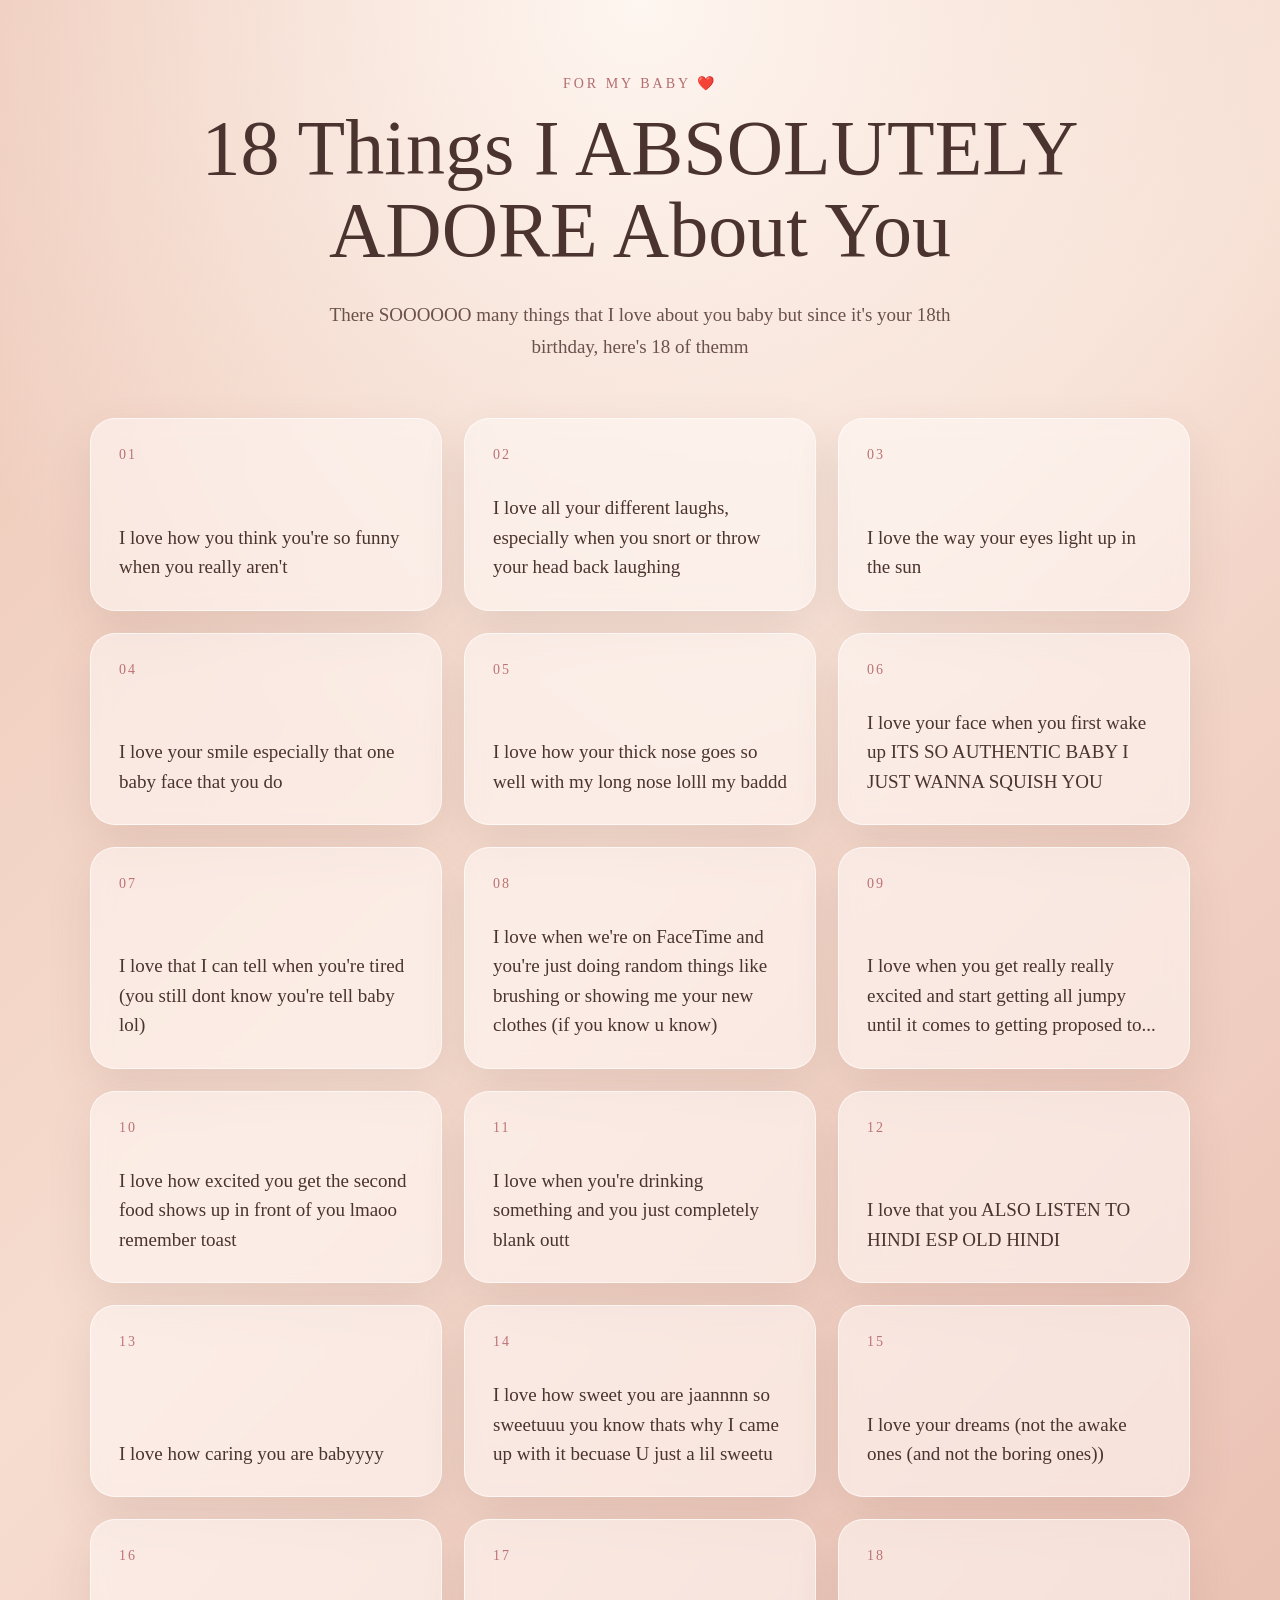
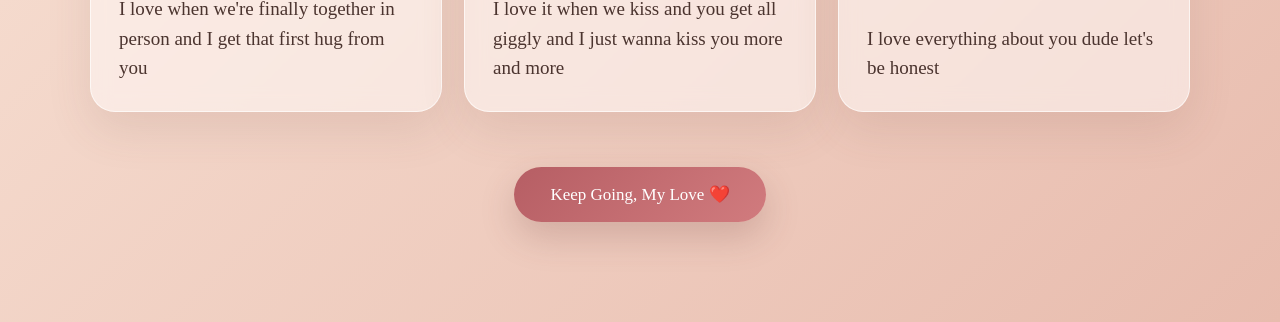
<file: eighteen.html>
<!DOCTYPE html>
<html lang="en">

<head>

    <meta charset="UTF-8">

    <meta
        name="viewport"
        content="width=device-width, initial-scale=1.0"
    >

    <title>18 THINGS I LOVE ABOUT MY BABY ❤️</title>

    <link
        rel="stylesheet"
        href="eighteen.css"
    >

</head>


<body>

    <main class="page">

        <p class="small-title">
            FOR MY BABY ❤️
        </p>


        <h1>
            18 Things I ABSOLUTELY ADORE About You
        </h1>


        <p class="intro">
            There SOOOOOO many things that I love about you baby
            but since it's your 18th birthday, here's 18 of themm
        </p>


        <div class="cards">


            <div class="love-card">
                <span>01</span>
                <p>
                    I love how you think you're so funny when you really aren't
                </p>
            </div>


            <div class="love-card">
                <span>02</span>
                <p>
                    I love all your different laughs, especially when you
                    snort or throw your head back laughing
                </p>
            </div>


            <div class="love-card">
                <span>03</span>
                <p>
                    I love the way your eyes light up in the sun
                </p>
            </div>


            <div class="love-card">
                <span>04</span>
                <p>
                    I love your smile especially that one baby face that you do
                </p>
            </div>


            <div class="love-card">
                <span>05</span>
                <p>
                    I love how your thick nose goes so well with my long nose lolll my baddd
                </p>
            </div>


            <div class="love-card">
                <span>06</span>
                <p>
                    I love your face when you first wake up ITS SO AUTHENTIC BABY I JUST WANNA SQUISH YOU
                </p>
            </div>


            <div class="love-card">
                <span>07</span>
                <p>
                    I love that I can tell when you're tired (you still dont know you're tell baby lol)
                </p>
            </div>


            <div class="love-card">
                <span>08</span>
                <p>
                    I love when we're on FaceTime and you're just doing random
                    things like brushing or showing me your new clothes (if you know u know)
                </p>
            </div>


            <div class="love-card">
                <span>09</span>
                <p>
                    I love when you get really really excited and start
                    getting all jumpy until it comes to getting proposed to...
                </p>
            </div>


            <div class="love-card">
                <span>10</span>
                <p>
                    I love how excited you get the second food shows up
                    in front of you lmaoo remember toast
                </p>
            </div>


            <div class="love-card">
                <span>11</span>
                <p>
                    I love when you're drinking something and you just
                    completely blank outt
                </p>
            </div>


            <div class="love-card">
                <span>12</span>
                <p>
                    I love that you ALSO LISTEN TO HINDI ESP OLD HINDI
                </p>
            </div>


            <div class="love-card">
                <span>13</span>
                <p>
                    I love how caring you are babyyyy
                </p>
            </div>


            <div class="love-card">
                <span>14</span>
                <p>
                    I love how sweet you are jaannnn so sweetuuu you know thats why I came up with it becuase U just a lil sweetu
                </p>
            </div>


            <div class="love-card">
                <span>15</span>
                <p>
                    I love your dreams (not the awake ones (and not the boring ones))
                </p>
            </div>


            <div class="love-card">
                <span>16</span>
                <p>
                    I love when we're finally together in person and I
                    get that first hug from you
                </p>
            </div>


            <div class="love-card">
                <span>17</span>
                <p>
                    I love it when we kiss and you get all giggly and I just wanna kiss you more and more
                </p>
            </div>


            <div class="love-card">
                <span>18</span>
                <p>
                    I love everything about you dude let's be honest
                </p>
            </div>


        </div>


        <a
            href="person.html"
            class="continue-button"
        >
            Keep Going, My Love ❤️
        </a>


    </main>

</body>

</html>
</file>
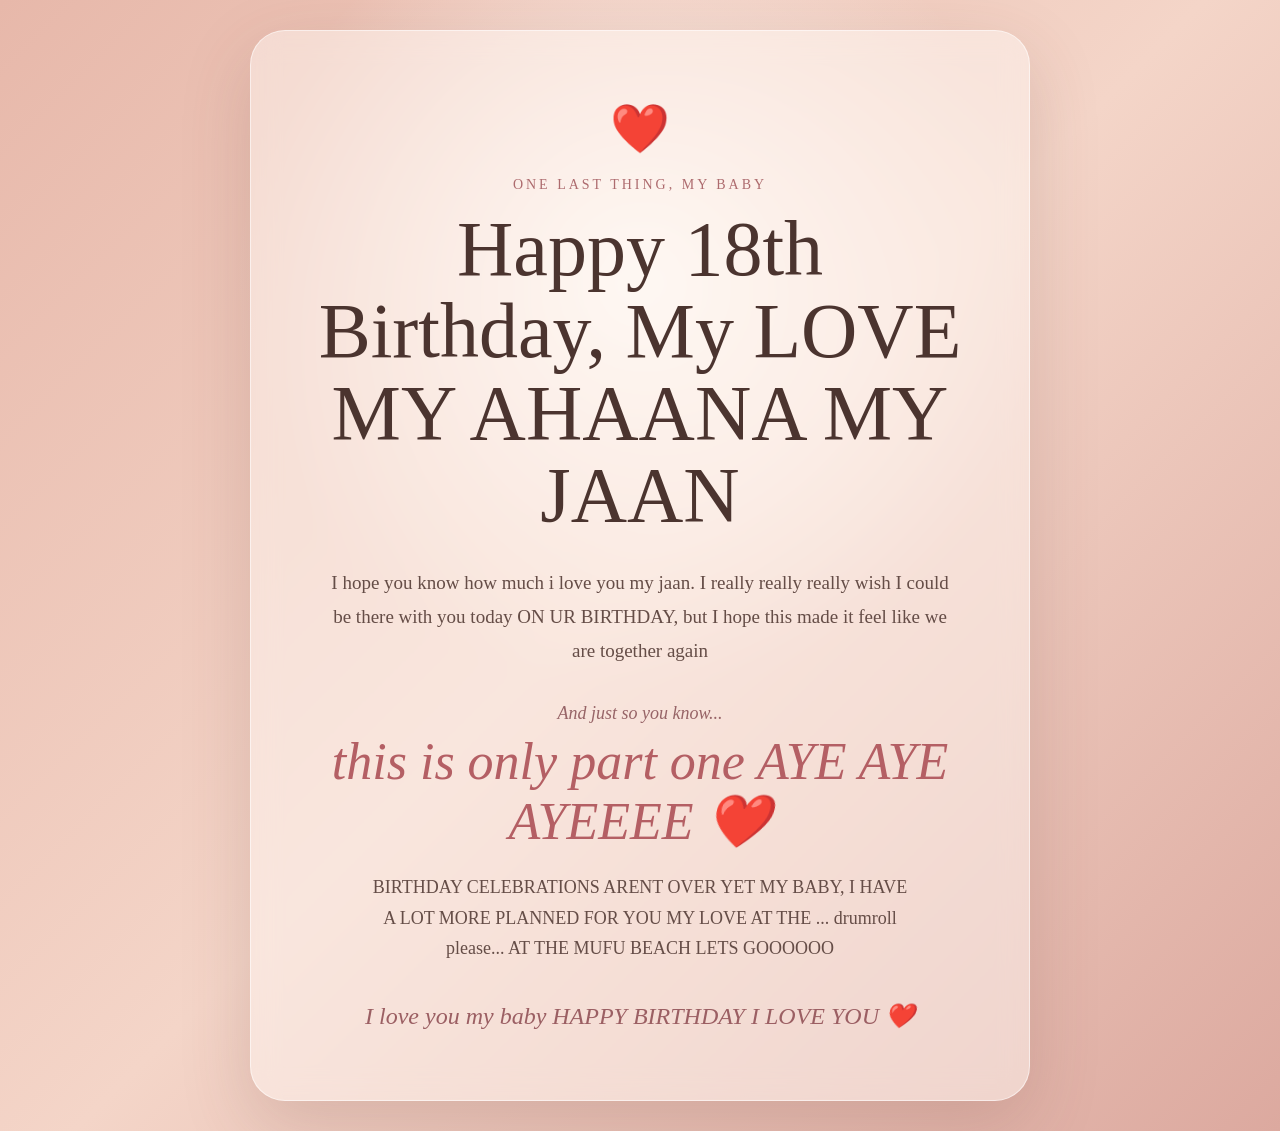
<file: final.html>
<!DOCTYPE html>
<html lang="en">

<head>

    <meta charset="UTF-8">

    <meta
        name="viewport"
        content="width=device-width, initial-scale=1.0"
    >

    <title>HAPPY 18TH BIRTHDAY MY LOVE ❤️</title>

    <link
        rel="stylesheet"
        href="final.css"
    >

</head>


<body>

    <main class="final-page">


        <div class="heart">
            ❤️
        </div>


        <p class="small-title">
            ONE LAST THING, MY BABY
        </p>


        <h1>
            Happy 18th Birthday, My LOVE MY AHAANA MY JAAN
        </h1>


        <p class="main-message">
            I hope you know how much i love you my jaan.
            I really really really wish I could be there with you today ON UR BIRTHDAY, but I hope this made
            it feel like we are together again
        </p>


        <p class="second-message">
            And just so you know...
        </p>


        <h2>
            this is only part one AYE AYE AYEEEE ❤️
        </h2>


        <p class="ending-message">
            BIRTHDAY CELEBRATIONS ARENT OVER YET MY BABY, I HAVE A LOT MORE PLANNED FOR YOU MY LOVE AT THE ... drumroll please... AT THE MUFU BEACH LETS GOOOOOO
        </p>


        <p class="signature">
            I love you my baby HAPPY BIRTHDAY I LOVE YOU ❤️
        </p>


    </main>

</body>

</html>
</file>
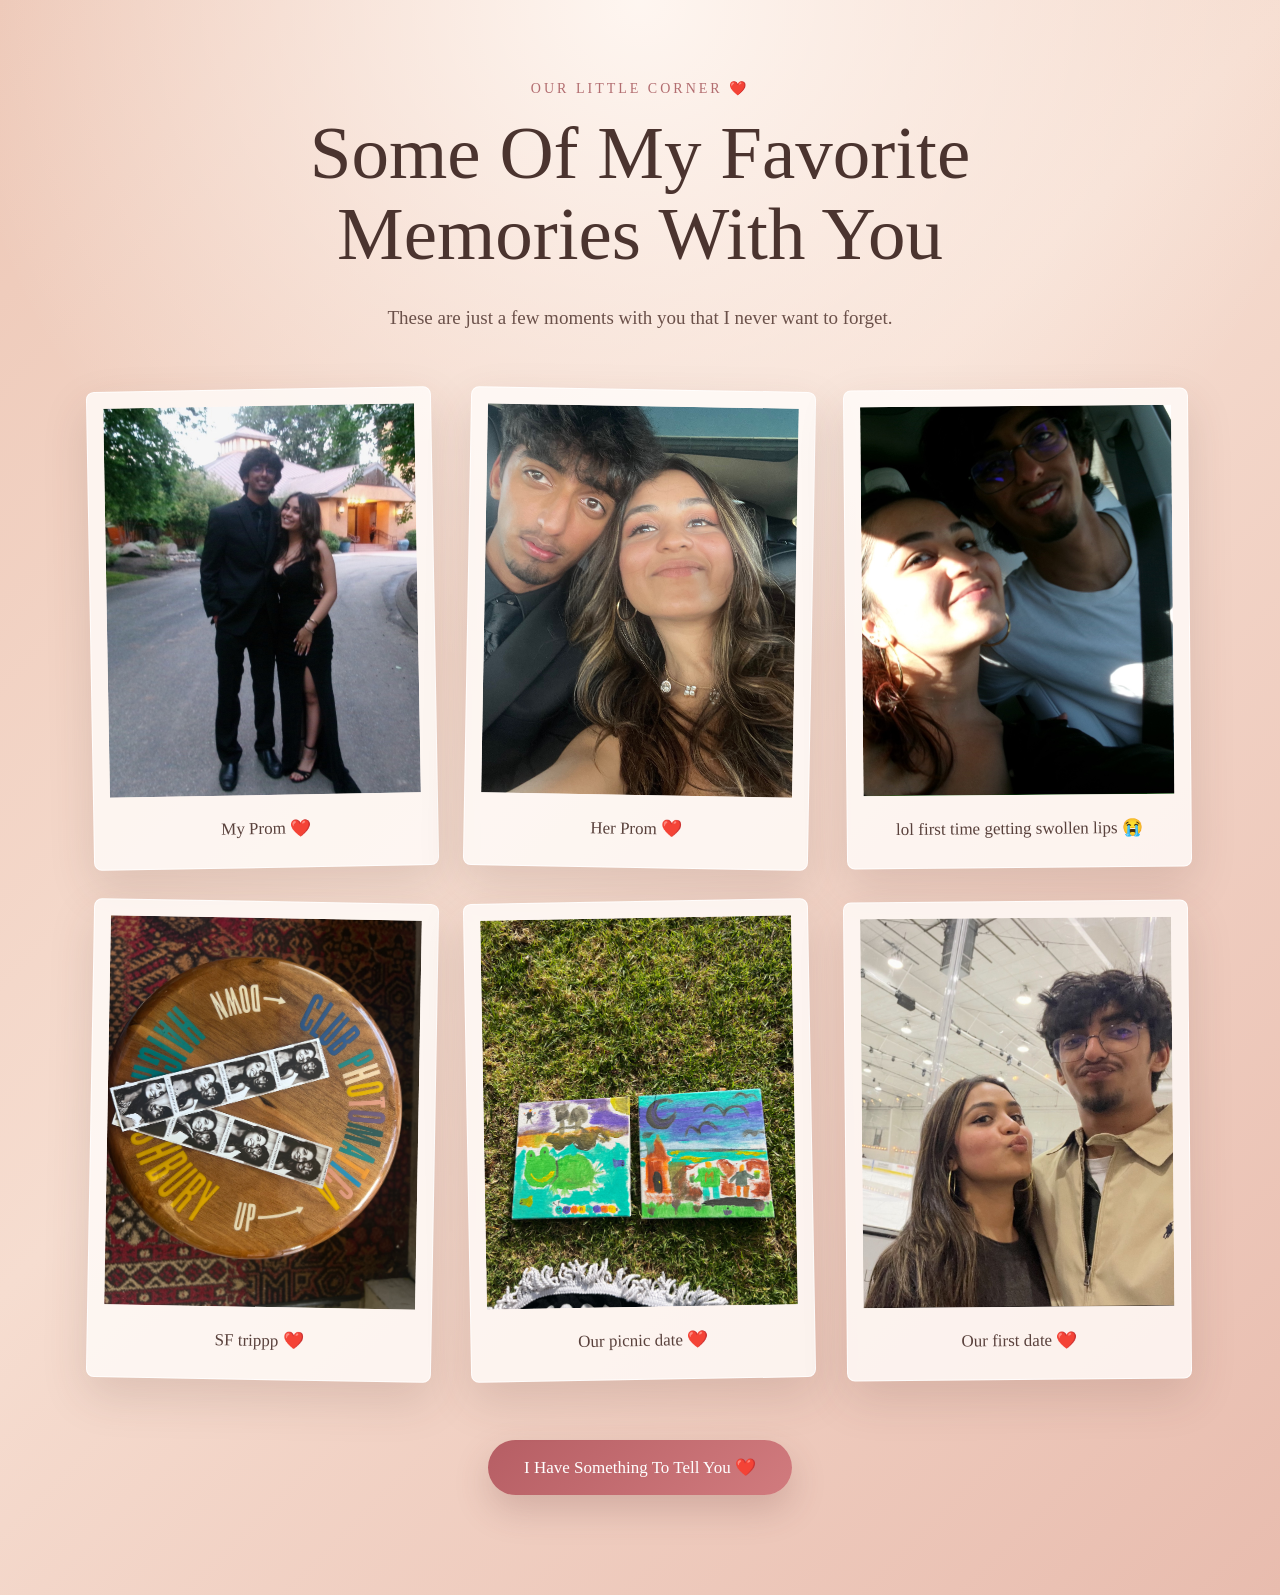
<file: memories.html>
<!DOCTYPE html>
<html lang="en">

<head>
    <meta charset="UTF-8">

    <meta
        name="viewport"
        content="width=device-width, initial-scale=1.0"
    >

    <title>OUR MEMORIES ❤️</title>

    <link
        rel="stylesheet"
        href="memories.css"
    >
</head>

<body>

    <main class="memories-page">

        <p class="small-title">
            OUR LITTLE CORNER ❤️
        </p>

        <h1>
            Some Of My Favorite Memories With You
        </h1>

        <p class="intro">
            These are just a few moments with you that I never want to forget.
        </p>

        <div class="memory-grid">

            <div class="memory-card">

                <div class="photo-box">
                    <img
                        src="images/memory1.jpeg"
                        alt="My Prom"
                    >
                </div>

                <p>
                    My Prom ❤️
                </p>

            </div>

            <div class="memory-card">

                <div class="photo-box">
                    <img
                        src="images/memory2.jpeg"
                        alt="Her Prom"
                    >
                </div>

                <p>
                    Her Prom ❤️
                </p>

            </div>

            <div class="memory-card">

                <div class="photo-box">
                    <img
                        src="images/memory3.jpeg"
                        alt="First time getting swollen lips"
                    >
                </div>

                <p>
                    lol first time getting swollen lips 😭
                </p>

            </div>

            <div class="memory-card">

                <div class="photo-box">
                    <img
                        src="images/memory4.jpeg"
                        alt="SF trip"
                    >
                </div>

                <p>
                    SF trippp ❤️
                </p>

            </div>

            <div class="memory-card">

                <div class="photo-box">
                    <img
                        src="images/memory5.jpeg"
                        alt="Our picnic date"
                    >
                </div>

                <p>
                    Our picnic date ❤️
                </p>

            </div>

            <div class="memory-card">

                <div class="photo-box">
                    <img
                        src="images/memory6.jpeg"
                        alt="Our first date"
                    >
                </div>

                <p>
                    Our first date ❤️
                </p>

            </div>

        </div>

        <a
            href="letter.html"
            class="continue-button"
        >
            I Have Something To Tell You ❤️
        </a>

    </main>

</body>

</html>
</file>
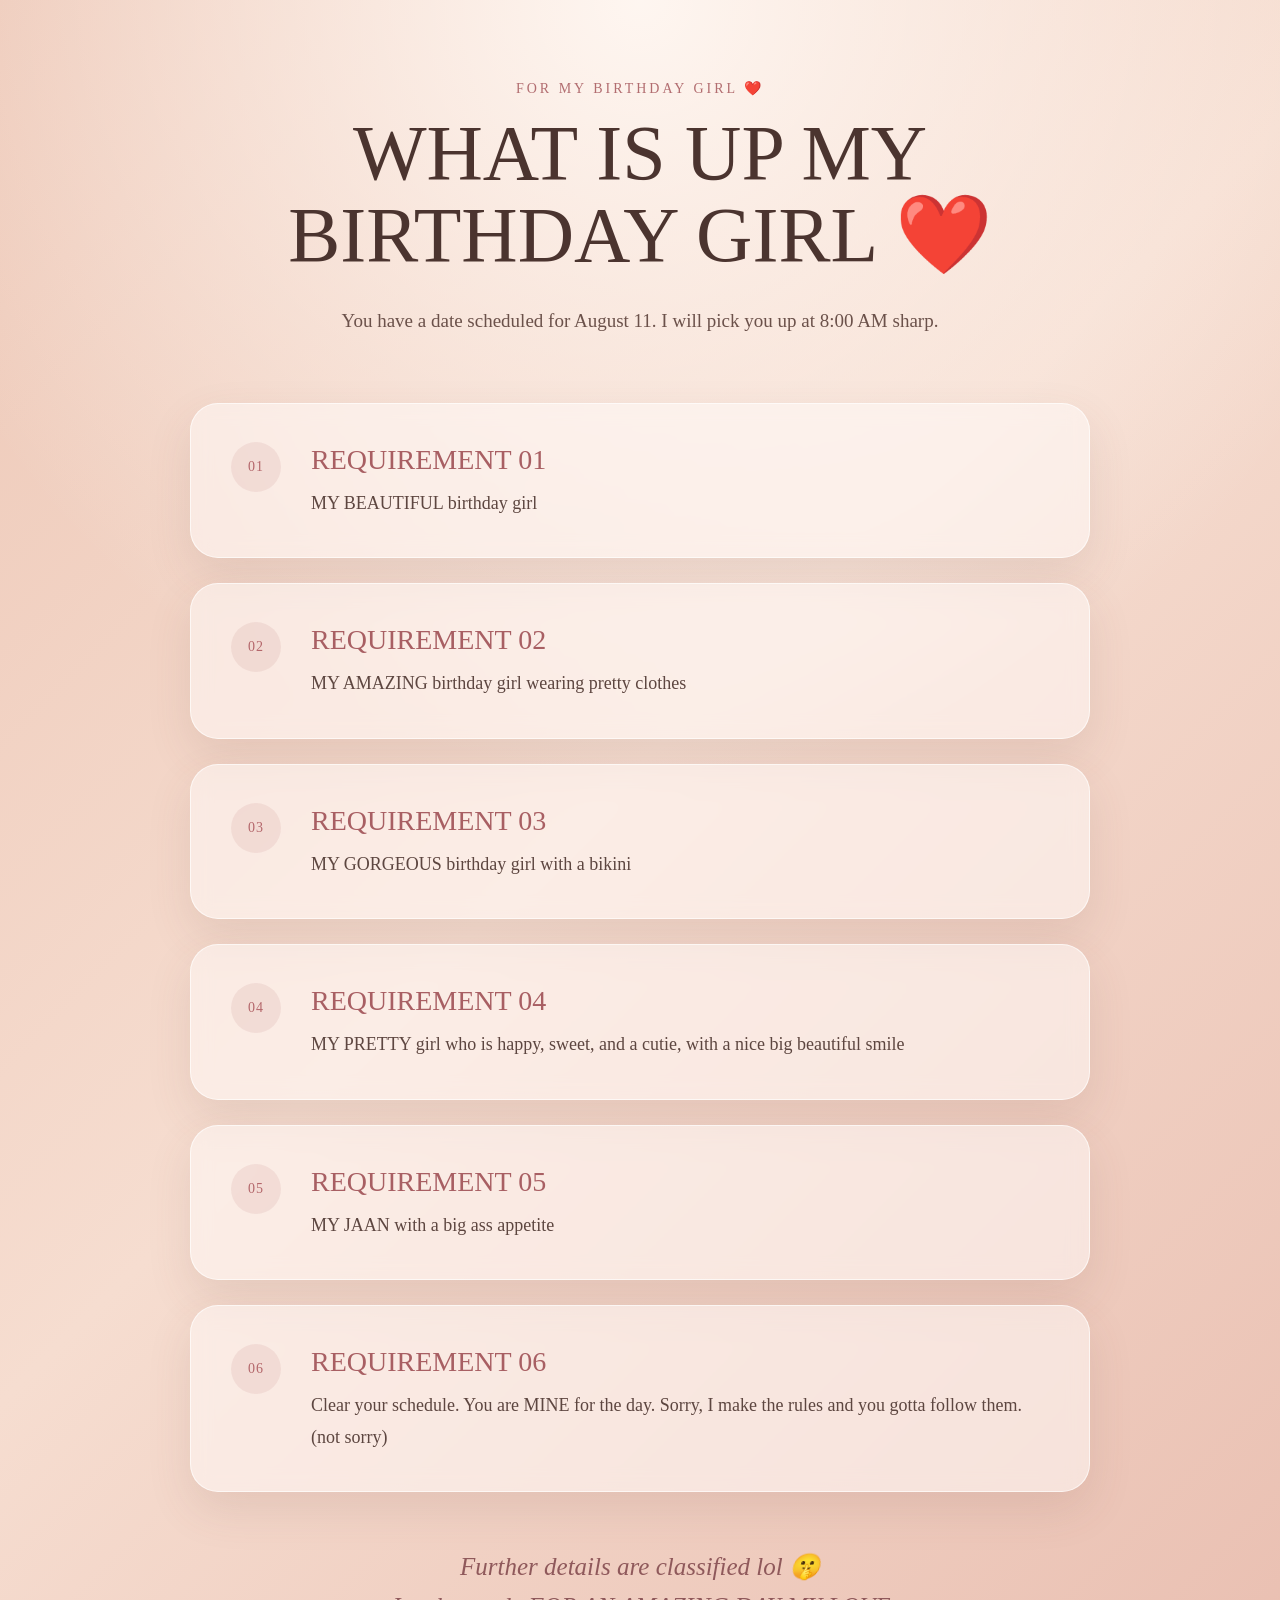
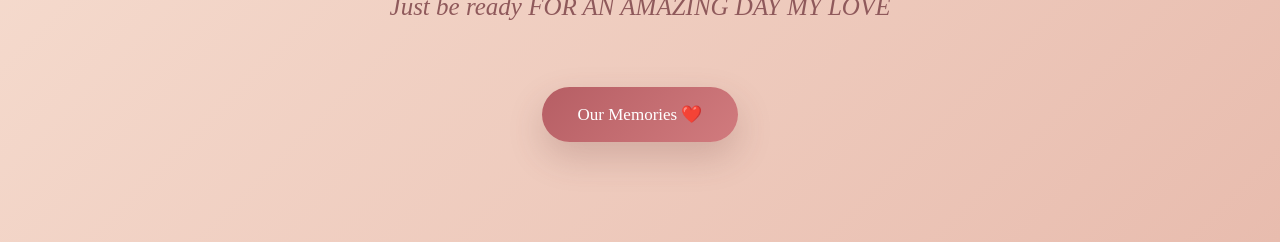
<file: person.html>
<!DOCTYPE html>
<html lang="en">

<head>
    <meta charset="UTF-8">

    <meta
        name="viewport"
        content="width=device-width, initial-scale=1.0"
    >

    <title>DATE REQUIREMENTS ❤️</title>

    <link
        rel="stylesheet"
        href="person.css"
    >
</head>

<body>

    <main class="person-page">

        <p class="small-title">
            FOR MY BIRTHDAY GIRL ❤️
        </p>

        <h1>
            WHAT IS UP MY BIRTHDAY GIRL ❤️
        </h1>

        <p class="intro">
            You have a date scheduled for August 11.
            I will pick you up at 8:00 AM sharp.
        </p>

        <section class="person-section">

            <span class="number">
                01
            </span>

            <div class="section-text">

                <h2>
                    REQUIREMENT 01
                </h2>

                <p>
                    MY BEAUTIFUL birthday girl
                </p>

            </div>

        </section>

        <section class="person-section">

            <span class="number">
                02
            </span>

            <div class="section-text">

                <h2>
                    REQUIREMENT 02
                </h2>

                <p>
                    MY AMAZING birthday girl wearing pretty clothes
                </p>

            </div>

        </section>

        <section class="person-section">

            <span class="number">
                03
            </span>

            <div class="section-text">

                <h2>
                    REQUIREMENT 03
                </h2>

                <p>
                    MY GORGEOUS birthday girl with a bikini
                </p>

            </div>

        </section>

        <section class="person-section">

            <span class="number">
                04
            </span>

            <div class="section-text">

                <h2>
                    REQUIREMENT 04
                </h2>

                <p>
                    MY PRETTY girl who is happy, sweet, and a cutie,
                    with a nice big beautiful smile
                </p>

            </div>

        </section>

        <section class="person-section">

            <span class="number">
                05
            </span>

            <div class="section-text">

                <h2>
                    REQUIREMENT 05
                </h2>

                <p>
                    MY JAAN with a big ass appetite
                </p>

            </div>

        </section>

        <section class="person-section">

            <span class="number">
                06
            </span>

            <div class="section-text">

                <h2>
                    REQUIREMENT 06
                </h2>

                <p>
                    Clear your schedule.
                    You are MINE for the day. Sorry, I make the rules
                    and you gotta follow them. (not sorry)
                </p>

            </div>

        </section>

        <div class="ending">

            <p>
                Further details are classified lol 🤫
                <br>
                Just be ready FOR AN AMAZING DAY MY LOVE
            </p>

        </div>

        <a
            href="memories.html"
            class="continue-button"
        >
            Our Memories ❤️
        </a>

    </main>

</body>

</html>
</file>
<file: eighteen.css>
* {
    box-sizing: border-box;
}

html,
body {
    margin: 0;
    padding: 0;
}

body {
    min-height: 100vh;

    background:
        radial-gradient(
            circle at top,
            rgba(255, 248, 243, 0.95),
            transparent 40%
        ),
        linear-gradient(
            135deg,
            #edc7b6,
            #f6ddd0 45%,
            #e8bcae
        );

    font-family: Georgia, "Times New Roman", serif;

    color: #4b342f;
}


/* WHOLE PAGE */

.page {
    width: min(1100px, 92%);

    margin: 0 auto;

    padding: 75px 0 100px;

    text-align: center;

    animation: pageFade 1.2s ease;
}


/* "FOR MY BABY" */

.small-title {
    margin: 0 0 15px;

    color: #b26d70;

    font-size: 14px;

    letter-spacing: 3px;

    text-transform: uppercase;
}


/* MAIN TITLE */

h1 {
    margin: 0;

    font-size: clamp(44px, 7vw, 78px);

    font-weight: 400;

    line-height: 1.05;
}


/* INTRO MESSAGE */

.intro {
    max-width: 650px;

    margin: 28px auto 55px;

    font-size: 19px;

    line-height: 1.7;

    color: #6b514a;
}


/* ALL 18 CARDS */

.cards {
    display: grid;

    grid-template-columns:
        repeat(
            3,
            1fr
        );

    gap: 22px;
}


/* INDIVIDUAL CARD */

.love-card {
    min-height: 190px;

    padding: 28px;

    display: flex;

    flex-direction: column;

    justify-content: space-between;

    text-align: left;

    border:
        1px solid
        rgba(255, 255, 255, 0.65);

    border-radius: 25px;

    background:
        rgba(
            255,
            250,
            247,
            0.55
        );

    backdrop-filter: blur(10px);

    -webkit-backdrop-filter: blur(10px);

    box-shadow:
        0 18px 45px
        rgba(
            114,
            72,
            65,
            0.12
        );

    transition:
        transform 0.3s ease,
        box-shadow 0.3s ease;
}


/* CARD HOVER */

.love-card:hover {
    transform:
        translateY(-6px)
        rotate(-0.5deg);

    box-shadow:
        0 25px 55px
        rgba(
            114,
            72,
            65,
            0.20
        );
}


/* 01, 02, 03... */

.love-card span {
    color: #bb7375;

    font-size: 14px;

    letter-spacing: 2px;
}


/* REASON TEXT */

.love-card p {
    margin: 30px 0 0;

    font-size: 19px;

    line-height: 1.55;

    color: #4b342f;
}


/* CONTINUE BUTTON */

.continue-button {
    display: inline-block;

    margin-top: 55px;

    padding: 17px 36px;

    border-radius: 50px;

    background:
        linear-gradient(
            135deg,
            #b65e64,
            #d17b7e
        );

    color: white;

    text-decoration: none;

    font-size: 17px;

    box-shadow:
        0 15px 35px
        rgba(
            110,
            58,
            60,
            0.22
        );

    transition:
        transform 0.3s ease,
        box-shadow 0.3s ease;
}


.continue-button:hover {
    transform: translateY(-3px);

    box-shadow:
        0 20px 42px
        rgba(
            110,
            58,
            60,
            0.30
        );
}


/* PAGE OPENING ANIMATION */

@keyframes pageFade {

    from {
        opacity: 0;

        transform: translateY(15px);
    }

    to {
        opacity: 1;

        transform: translateY(0);
    }
}


/* TABLETS */

@media (max-width: 850px) {

    .cards {
        grid-template-columns:
            repeat(
                2,
                1fr
            );
    }

}


/* PHONES */

@media (max-width: 600px) {

    .page {
        width: 90%;

        padding: 55px 0 80px;
    }

    h1 {
        font-size: 44px;
    }

    .intro {
        font-size: 17px;

        margin-bottom: 40px;
    }

    .cards {
        grid-template-columns: 1fr;
    }

    .love-card {
        min-height: 165px;

        padding: 24px;
    }

    .love-card p {
        font-size: 18px;
    }

}
</file>
<file: final.css>
* {
    box-sizing: border-box;
}

html,
body {
    margin: 0;
    padding: 0;
}

body {
    min-height: 100vh;

    display: flex;
    justify-content: center;
    align-items: center;

    padding: 30px 20px;

    background:
        radial-gradient(
            circle at 50% 25%,
            rgba(255, 248, 243, 0.98),
            transparent 38%
        ),
        linear-gradient(
            135deg,
            #e7b8aa,
            #f4d5c8 50%,
            #dca99f
        );

    font-family: Georgia, "Times New Roman", serif;

    color: #4b342f;

    overflow-x: hidden;
}


/* WHOLE FINAL PAGE */

.final-page {
    width: min(780px, 92%);

    text-align: center;

    padding: 70px 45px;

    border:
        1px solid
        rgba(
            255,
            255,
            255,
            0.55
        );

    border-radius: 35px;

    background:
        rgba(
            255,
            248,
            244,
            0.48
        );

    backdrop-filter: blur(14px);

    -webkit-backdrop-filter: blur(14px);

    box-shadow:
        0 25px 70px
        rgba(
            103,
            59,
            53,
            0.18
        );

    animation:
        finalEnter
        1.4s
        ease;
}


/* HEART */

.heart {
    margin-bottom: 20px;

    font-size: 48px;

    animation:
        heartbeat
        1.8s
        ease-in-out
        infinite;
}


/* ONE LAST THING */

.small-title {
    margin: 0 0 15px;

    color: #ad6b6e;

    font-size: 14px;

    letter-spacing: 3px;

    text-transform: uppercase;
}


/* MAIN TITLE */

h1 {
    max-width: 650px;

    margin:
        0
        auto
        30px;

    font-size:
        clamp(
            45px,
            7vw,
            78px
        );

    font-weight: 400;

    line-height: 1.05;
}


/* MAIN MESSAGE */

.main-message {
    max-width: 620px;

    margin:
        0
        auto
        35px;

    font-size: 19px;

    line-height: 1.8;

    color: #654d47;
}


/* AND JUST SO YOU KNOW */

.second-message {
    margin:
        35px
        0
        8px;

    font-size: 18px;

    font-style: italic;

    color: #976467;
}


/* THIS IS ONLY PART ONE */

h2 {
    margin:
        0
        auto
        20px;

    font-size:
        clamp(
            32px,
            5vw,
            52px
        );

    font-weight: 400;

    font-style: italic;

    color: #b45f64;
}


/* MORE WAITING FOR YOU */

.ending-message {
    max-width: 540px;

    margin:
        0
        auto
        38px;

    font-size: 18px;

    line-height: 1.7;

    color: #654d47;
}


/* SIGNATURE */

.signature {
    margin: 0;

    font-size: 24px;

    font-style: italic;

    color: #9b5f63;
}


/* PAGE ENTRANCE */

@keyframes finalEnter {

    from {
        opacity: 0;

        transform:
            translateY(20px)
            scale(0.98);
    }

    to {
        opacity: 1;

        transform:
            translateY(0)
            scale(1);
    }

}


/* HEARTBEAT */

@keyframes heartbeat {

    0%,
    100% {
        transform: scale(1);
    }

    50% {
        transform: scale(1.12);
    }

}


/* PHONE */

@media (max-width: 600px) {

    body {
        padding: 18px;
    }

    .final-page {
        width: 100%;

        padding:
            50px
            25px;

        border-radius: 28px;
    }

    .heart {
        font-size: 42px;
    }

    h1 {
        font-size: 44px;
    }

    .main-message {
        font-size: 17px;
    }

    h2 {
        font-size: 34px;
    }

    .ending-message {
        font-size: 17px;
    }

    .signature {
        font-size: 21px;
    }

}
</file>
<file: memories.css>
* {
    box-sizing: border-box;
}

html,
body {
    margin: 0;
    padding: 0;
}

body {
    min-height: 100vh;

    background:
        radial-gradient(
            circle at top,
            rgba(255, 248, 243, 0.95),
            transparent 40%
        ),
        linear-gradient(
            135deg,
            #edc7b6,
            #f6ddd0 45%,
            #e8bcae
        );

    font-family: Georgia, "Times New Roman", serif;

    color: #4b342f;
}


/* WHOLE PAGE */

.memories-page {
    width: min(1100px, 92%);

    margin: 0 auto;

    padding: 80px 0 100px;

    text-align: center;

    animation: pageFade 1.2s ease;
}


/* OUR LITTLE CORNER */

.small-title {
    margin: 0 0 15px;

    color: #b26d70;

    font-size: 14px;

    letter-spacing: 3px;

    text-transform: uppercase;
}


/* MAIN TITLE */

h1 {
    max-width: 850px;

    margin: 0 auto;

    font-size: clamp(44px, 7vw, 75px);

    font-weight: 400;

    line-height: 1.08;
}


/* INTRO */

.intro {
    max-width: 620px;

    margin: 28px auto 55px;

    font-size: 19px;

    line-height: 1.7;

    color: #6b514a;
}


/* MEMORY GRID */

.memory-grid {
    display: grid;

    grid-template-columns:
        repeat(
            3,
            1fr
        );

    gap: 32px;
}


/* EACH MEMORY */

.memory-card {
    padding: 16px 16px 25px;

    background:
        rgba(
            255,
            252,
            249,
            0.82
        );

    border:
        1px solid
        rgba(
            255,
            255,
            255,
            0.8
        );

    border-radius: 8px;

    box-shadow:
        0 18px 45px
        rgba(
            90,
            55,
            50,
            0.15
        );

    transform: rotate(-1deg);

    transition:
        transform 0.35s ease,
        box-shadow 0.35s ease;
}


/* ALTERNATE THE TILT */

.memory-card:nth-child(even) {
    transform: rotate(1deg);
}


.memory-card:nth-child(3n) {
    transform: rotate(-0.5deg);
}


/* HOVER */

.memory-card:hover {
    transform:
        translateY(-8px)
        rotate(0deg)
        scale(1.02);

    box-shadow:
        0 25px 55px
        rgba(
            90,
            55,
            50,
            0.22
        );
}


/* PHOTO AREA */

.photo-box {
    width: 100%;

    aspect-ratio: 4 / 5;

    overflow: hidden;

    background: #ead5cc;
}


/* ACTUAL PHOTO */

.photo-box img {
    width: 100%;
    height: 100%;

    display: block;

    object-fit: cover;
}


/* MEMORY CAPTION */

.memory-card p {
    margin: 20px 8px 0;

    font-size: 17px;

    line-height: 1.6;

    color: #59413c;
}


/* NEXT BUTTON */

.continue-button {
    display: inline-block;

    margin-top: 60px;

    padding: 17px 36px;

    border-radius: 50px;

    background:
        linear-gradient(
            135deg,
            #b65e64,
            #d17b7e
        );

    color: white;

    text-decoration: none;

    font-size: 17px;

    box-shadow:
        0 15px 35px
        rgba(
            110,
            58,
            60,
            0.22
        );

    transition:
        transform 0.3s ease,
        box-shadow 0.3s ease;
}


.continue-button:hover {
    transform: translateY(-3px);

    box-shadow:
        0 20px 42px
        rgba(
            110,
            58,
            60,
            0.30
        );
}


/* PAGE OPENING */

@keyframes pageFade {

    from {
        opacity: 0;

        transform: translateY(15px);
    }

    to {
        opacity: 1;

        transform: translateY(0);
    }

}


/* TABLET */

@media (max-width: 850px) {

    .memory-grid {
        grid-template-columns:
            repeat(
                2,
                1fr
            );
    }

}


/* PHONE */

@media (max-width: 600px) {

    .memories-page {
        width: 88%;

        padding: 55px 0 80px;
    }

    h1 {
        font-size: 43px;
    }

    .intro {
        margin-bottom: 40px;

        font-size: 17px;
    }

    .memory-grid {
        grid-template-columns: 1fr;

        gap: 30px;
    }

    .memory-card {
        max-width: 380px;

        margin: 0 auto;
    }

    .memory-card p {
        font-size: 16px;
    }

}
</file>
<file: person.css>
* {
    box-sizing: border-box;
}

html,
body {
    margin: 0;
    padding: 0;
}

body {
    min-height: 100vh;

    background:
        radial-gradient(
            circle at top,
            rgba(255, 248, 243, 0.95),
            transparent 40%
        ),
        linear-gradient(
            135deg,
            #edc7b6,
            #f6ddd0 45%,
            #e8bcae
        );

    font-family: Georgia, "Times New Roman", serif;

    color: #4b342f;
}


/* WHOLE PAGE */

.person-page {
    width: min(900px, 90%);

    margin: 0 auto;

    padding: 80px 0 100px;

    text-align: center;

    animation: pageFade 1.2s ease;
}


/* MY BEAUTIFUL GIRL */

.small-title {
    margin: 0 0 15px;

    color: #b26d70;

    font-size: 14px;

    letter-spacing: 3px;

    text-transform: uppercase;
}


/* MAIN TITLE */

h1 {
    margin: 0;

    font-size: clamp(48px, 7vw, 78px);

    font-weight: 400;

    line-height: 1.05;
}


/* INTRO */

.intro {
    max-width: 650px;

    margin: 28px auto 65px;

    font-size: 19px;

    line-height: 1.8;

    color: #6b514a;
}


/* EACH SECTION */

.person-section {
    position: relative;

    display: flex;

    gap: 30px;

    align-items: flex-start;

    margin-bottom: 25px;

    padding: 38px 40px;

    text-align: left;

    border:
        1px solid
        rgba(255, 255, 255, 0.65);

    border-radius: 28px;

    background:
        rgba(
            255,
            250,
            247,
            0.55
        );

    backdrop-filter: blur(10px);

    -webkit-backdrop-filter: blur(10px);

    box-shadow:
        0 18px 45px
        rgba(
            114,
            72,
            65,
            0.12
        );

    transition:
        transform 0.3s ease,
        box-shadow 0.3s ease;
}


/* LITTLE MOVEMENT WHEN HOVERING */

.person-section:hover {
    transform: translateY(-5px);

    box-shadow:
        0 25px 55px
        rgba(
            114,
            72,
            65,
            0.18
        );
}


/* 01, 02, 03, 04 */

.number {
    flex-shrink: 0;

    width: 50px;
    height: 50px;

    display: flex;

    justify-content: center;
    align-items: center;

    border-radius: 50%;

    background:
        rgba(
            187,
            115,
            117,
            0.13
        );

    color: #b4676b;

    font-size: 14px;

    letter-spacing: 1px;
}


/* TEXT AREA */

.section-text {
    flex: 1;
}


/* YOUR HEART / YOUR STRENGTH ETC */

.section-text h2 {
    margin: 2px 0 12px;

    color: #a85f63;

    font-size: 28px;

    font-weight: 400;
}


/* PARAGRAPHS */

.section-text p {
    margin: 0;

    font-size: 18px;

    line-height: 1.75;

    color: #5d4640;
}


/* ENDING MESSAGE */

.ending {
    max-width: 650px;

    margin: 55px auto 0;
}

.ending p {
    font-size: 25px;

    font-style: italic;

    line-height: 1.6;

    color: #8f595b;
}


/* OUR MEMORIES BUTTON */

.continue-button {
    display: inline-block;

    margin-top: 35px;

    padding: 17px 36px;

    border-radius: 50px;

    background:
        linear-gradient(
            135deg,
            #b65e64,
            #d17b7e
        );

    color: white;

    text-decoration: none;

    font-size: 17px;

    box-shadow:
        0 15px 35px
        rgba(
            110,
            58,
            60,
            0.22
        );

    transition:
        transform 0.3s ease,
        box-shadow 0.3s ease;
}


.continue-button:hover {
    transform: translateY(-3px);

    box-shadow:
        0 20px 42px
        rgba(
            110,
            58,
            60,
            0.30
        );
}


/* PAGE ENTRANCE */

@keyframes pageFade {

    from {
        opacity: 0;

        transform: translateY(15px);
    }

    to {
        opacity: 1;

        transform: translateY(0);
    }

}


/* PHONE */

@media (max-width: 600px) {

    .person-page {
        width: 90%;

        padding: 55px 0 80px;
    }

    h1 {
        font-size: 46px;
    }

    .intro {
        margin-bottom: 45px;

        font-size: 17px;
    }

    .person-section {
        gap: 18px;

        padding: 28px 22px;
    }

    .number {
        width: 42px;
        height: 42px;

        font-size: 12px;
    }

    .section-text h2 {
        font-size: 24px;
    }

    .section-text p {
        font-size: 17px;
    }

    .ending p {
        font-size: 21px;
    }

}
</file>
